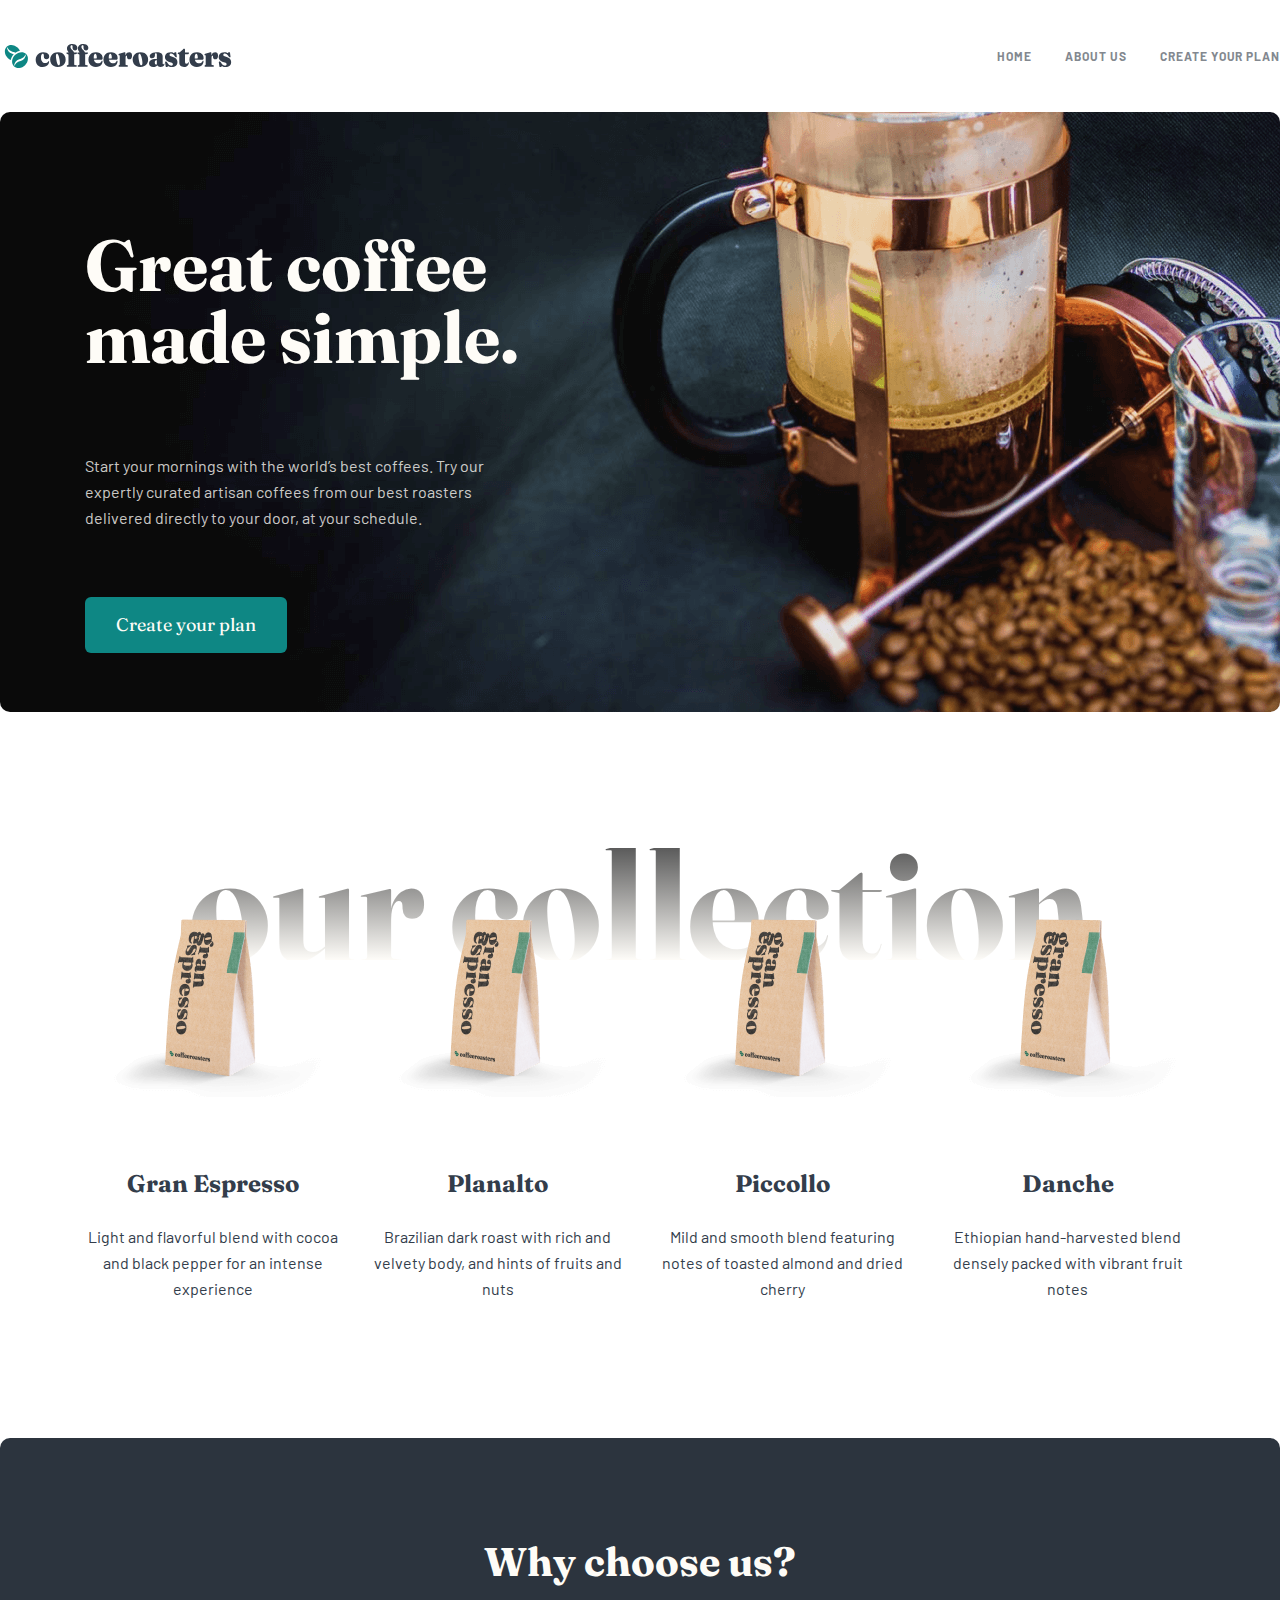
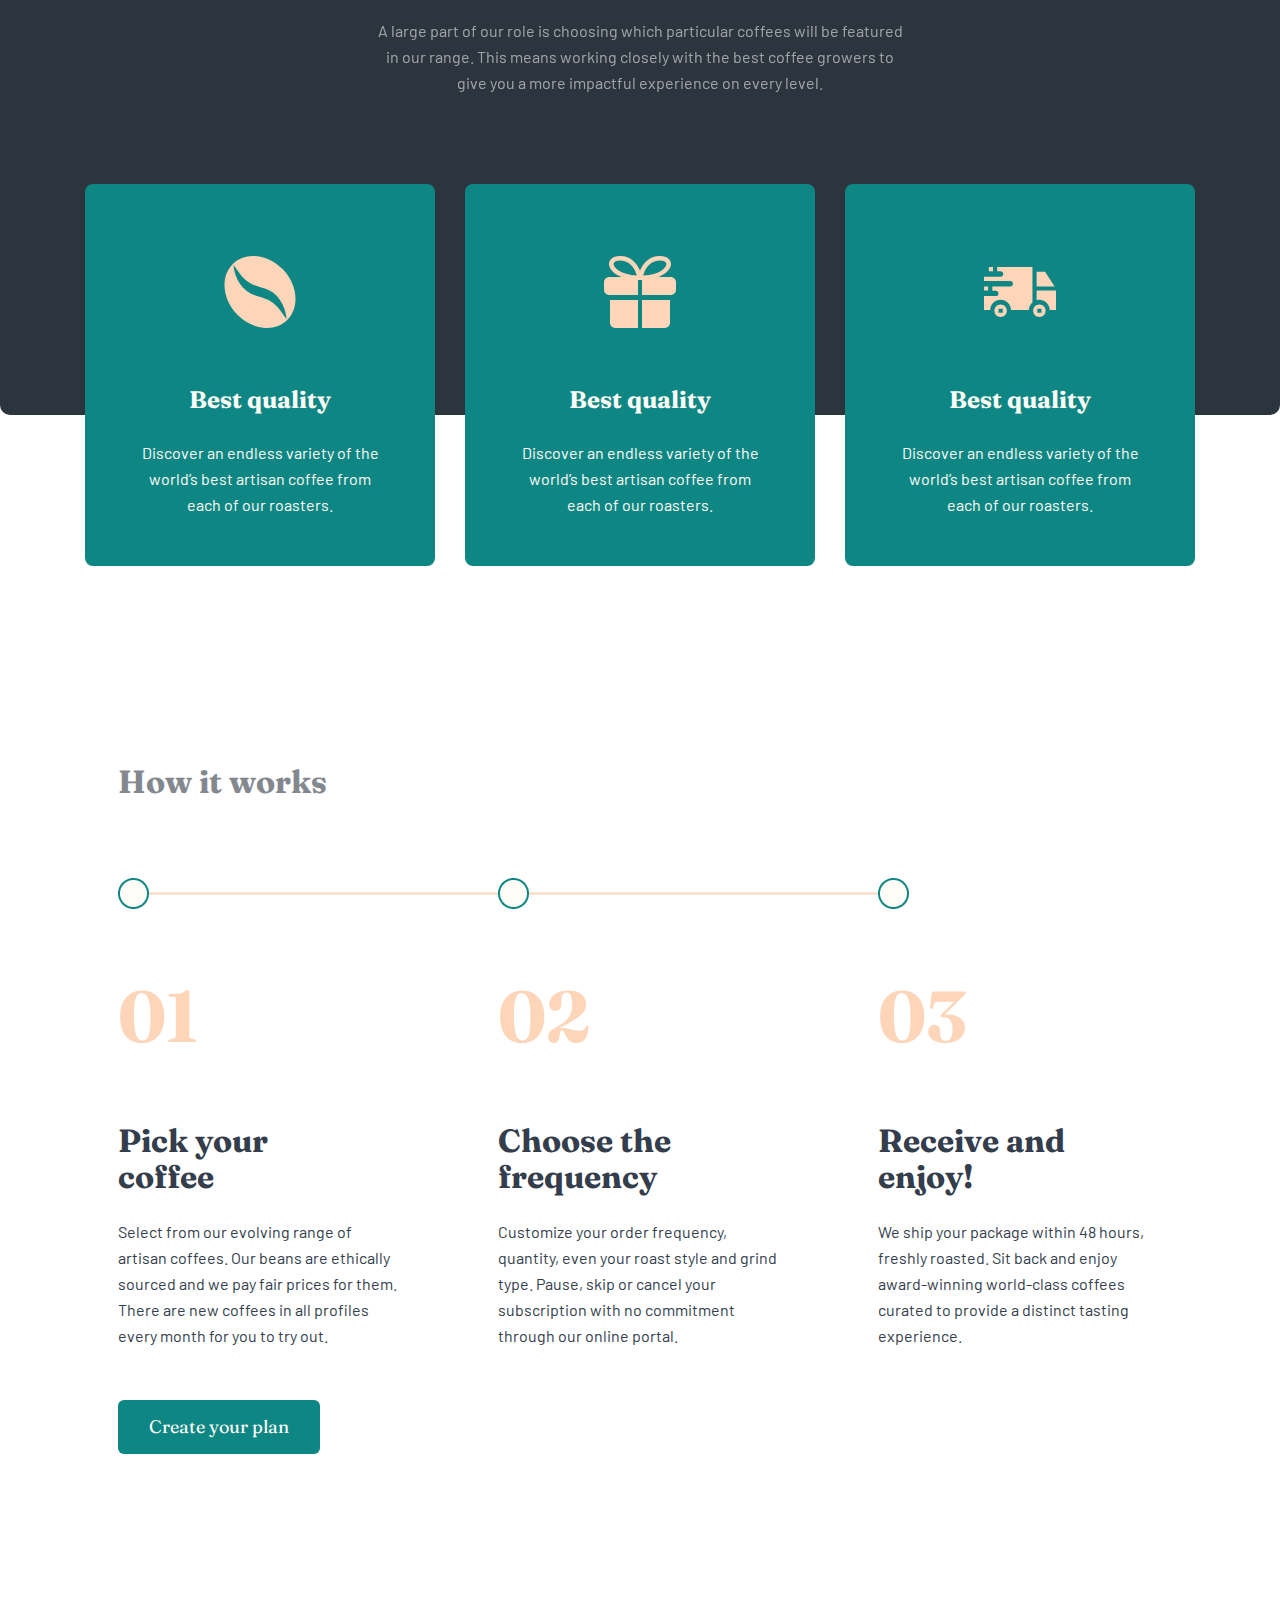
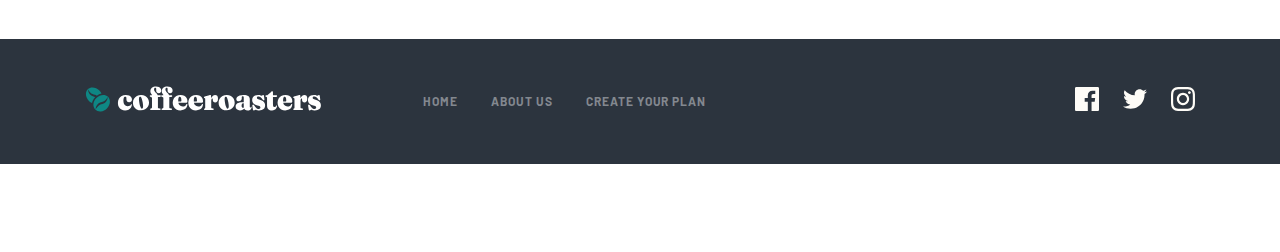
<file: index.html>
<!DOCTYPE html>
<html lang="en">
  <head>
    <meta charset="UTF-8" />
    <meta http-equiv="X-UA-Compatible" content="IE=edge" />
    <meta name="viewport" content="width=device-width, initial-scale=1.0" />
    <link rel="stylesheet" href="./css/nozmalize.css" />
    <!-- <link rel="stylesheet" href="./css/main.css" /> -->
    <link rel="stylesheet" href="./css/main.min.css" />
    <title>Document</title>
  </head>
  <body>
    <header class="header">
      <div class="container">
        <nav class="navbar">
          <img
            src="./imgs/logo.svg"
            alt="logo"
            class="navbar__logo"
            width="236"
            height="26"
          />
          <ul class="nav__list">
            <li class="list__item"><a class="nav__link" href="#">HOME</a></li>
            <li class="list__item">
              <a class="nav__link" href="./about.html">ABOUT US</a>
            </li>
            <li class="list__item">
              <a class="nav__link" href="#">Create your plan</a>
            </li>
          </ul>
        </nav>
      </div>
    </header>
    <main>
      <div class="container">
        <section class="hero">
          <div class="hero__box">
            <h1 class="hero__title titles">Great coffee made simple.</h1>
            <p class="hero__subtitle texts">
              Start your mornings with the world’s best coffees. Try our
              expertly curated artisan coffees from our best roasters <br />
              delivered directly to your door, at your schedule.
            </p>
            <a href="#" class="hero__btn titles">Create your plan</a>
          </div>
        </section>
        <!-- collection section -->
        <section class="collection">
          <div class="collection__title__box">
            <h2 class="collection__title titles">our collection</h2>
          </div>
          <div class="collection__cards">
            <div class="card__one">
              <img
                src="./imgs/collection-img.png"
                alt="box"
                width="255"
                height="193"
              />
              <h3 class="card__title titles">Gran Espresso</h3>
              <p class="card__description texts">
                Light and flavorful blend with cocoa and black pepper for an
                intense experience
              </p>
            </div>
            <div class="card__one">
              <img
                src="./imgs/collection-img.png"
                alt="box"
                width="255"
                height="193"
              />
              <h3 class="card__title titles">Planalto</h3>
              <p class="card__description texts">
                Brazilian dark roast with rich and velvety body, and hints of
                fruits and nuts
              </p>
            </div>
            <div class="card__one">
              <img
                src="./imgs/collection-img.png"
                alt="box"
                width="255"
                height="193"
              />
              <h3 class="card__title titles">Piccollo</h3>
              <p class="card__description texts">
                Mild and smooth blend featuring notes of toasted almond and
                dried cherry
              </p>
            </div>
            <div class="card__one">
              <img
                src="./imgs/collection-img.png"
                alt="box"
                width="255"
                height="193"
              />
              <h3 class="card__title titles">Danche</h3>
              <p class="card__description texts">
                Ethiopian hand-harvested blend densely packed with vibrant fruit
                notes
              </p>
            </div>
          </div>
        </section>
        <!-- choose section -->
        <section class="choose">
          <div class="choose__section">
            <div class="choose__description">
              <h2 class="choose__title titles">Why choose us?</h2>
              <p class="choose__description__text texts">
                A large part of our role is choosing which particular coffees
                will be featured in our range. This means working closely with
                the best coffee growers to give you a more impactful experience
                on every level.
              </p>
            </div>
            <div class="choose__cards">
              <div class="choose__card__one">
                <img
                  src="./imgs/Shape.svg"
                  alt="coffe icon"
                  width="72"
                  height="72"
                />
                <h3 class="card__title titles choose__card__title">
                  Best quality
                </h3>
                <p class="card__description texts choose__card__description">
                  Discover an endless variety of the world’s best artisan coffee
                  from each of our roasters.
                </p>
              </div>
              <div class="choose__card__one">
                <img
                  src="./imgs/Combined-Shape.svg"
                  alt="coffe icon"
                  width="72"
                  height="72"
                />
                <h3 class="card__title titles choose__card__title">
                  Best quality
                </h3>
                <p class="card__description texts choose__card__description">
                  Discover an endless variety of the world’s best artisan coffee
                  from each of our roasters.
                </p>
              </div>
              <div class="choose__card__one">
                <img
                  src="./imgs/delivery.svg"
                  alt="coffe icon"
                  width="72"
                  height="72"
                />
                <h3 class="card__title titles choose__card__title">
                  Best quality
                </h3>
                <p class="card__description texts choose__card__description">
                  Discover an endless variety of the world’s best artisan coffee
                  from each of our roasters.
                </p>
              </div>
            </div>
          </div>
        </section>
        <!-- How it works section -->
        <section class="howitworks">
          <h2 class="howitworks__title titles">How it works</h2>
          <div class="howitworks__main">
            <img
              class="howitworks-img"
              src="./imgs/line.png"
              alt="overal line"
              width="791"
              height="31"
            />
            <div class="howitworks__cards">
              <div class="howitworks-card">
                <h3 class="howitworks__number titles">01</h3>
                <h3 class="card__title titles howitworks__card__title">
                  Pick your <br />
                  coffee
                </h3>
                <p
                  class="card__description texts howitworks__card__description"
                >
                  Select from our evolving range of artisan coffees. Our beans
                  are ethically sourced and we pay fair prices for them. There
                  are new coffees in all profiles every month for you to try
                  out.
                </p>
              </div>
              <div class="howitworks-card">
                <h3 class="howitworks__number titles">02</h3>
                <h3 class="card__title titles howitworks__card__title">
                  Choose the <br />
                  frequency
                </h3>
                <p
                  class="card__description texts howitworks__card__description"
                >
                  Customize your order frequency, quantity, even your roast
                  style and grind type. Pause, skip or cancel your subscription
                  with no commitment through our online portal.
                </p>
              </div>
              <div class="howitworks-card">
                <h3 class="howitworks__number titles">03</h3>
                <h3 class="card__title titles howitworks__card__title">
                  Receive and <br />
                  enjoy!
                </h3>
                <p
                  class="card__description texts howitworks__card__description"
                >
                  We ship your package within 48 hours, freshly roasted. Sit
                  back and enjoy award-winning world-class coffees curated to
                  provide a distinct tasting experience.
                </p>
              </div>
            </div>
            <a href="#" class="hero__btn titles">Create your plan</a>
          </div>
        </section>
      </div>
    </main>
    <footer class="footer">
      <div class="container footer__section">
        <div class="navbar">
          <a href="#">
            <img
              src="./imgs/footer.svg "
              alt="logo"
              class="logo"
              width="236"
              height="26"
            />
          </a>
          <ul class="nav__list footer__list">
            <li class="list__item">
              <a class="nav__link footer__link" href="#">HOME</a>
            </li>
            <li class="list__item">
              <a class="nav__link footer__link" href="#">ABOUT US</a>
            </li>
            <li class="list__item">
              <a class="nav__link footer__link" href="#">Create your plan</a>
            </li>
          </ul>
        </div>
        <div class="footer__networks">
          <a href="#" class="iconss">
            <img
              src="./imgs/facebook.svg"
              alt="facebook"
              width="24"
              height="24"
            />
          </a>
          <a href="#" class="iconss">
            <img
              src="./imgs/twitter.svg"
              alt="twitter"
              width="24"
              height="24"
            />
          </a>
          <a href="#" class="iconss">
            <img
              src="./imgs/instagram.svg"
              alt="instagram"
              width="24"
              height="24"
            />
          </a>
        </div>
      </div>
    </footer>
  </body>
</html>
</file>
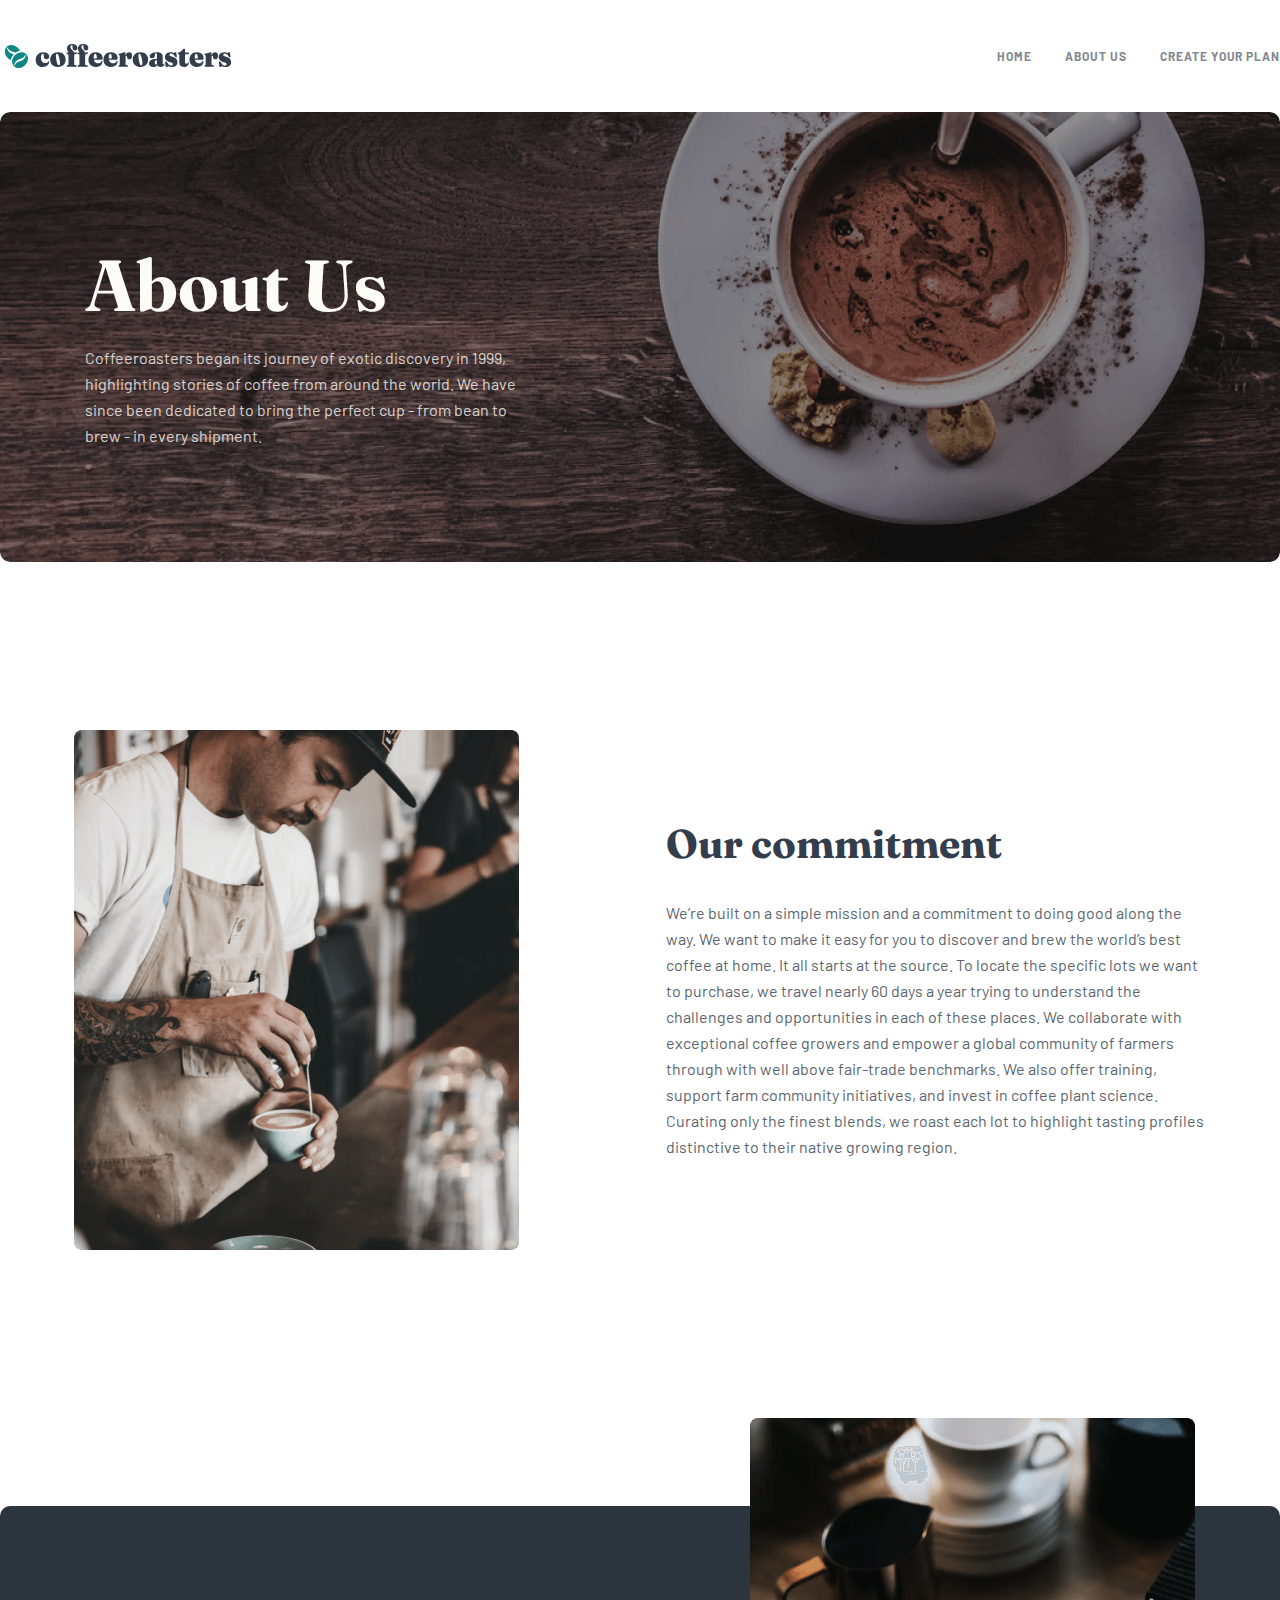
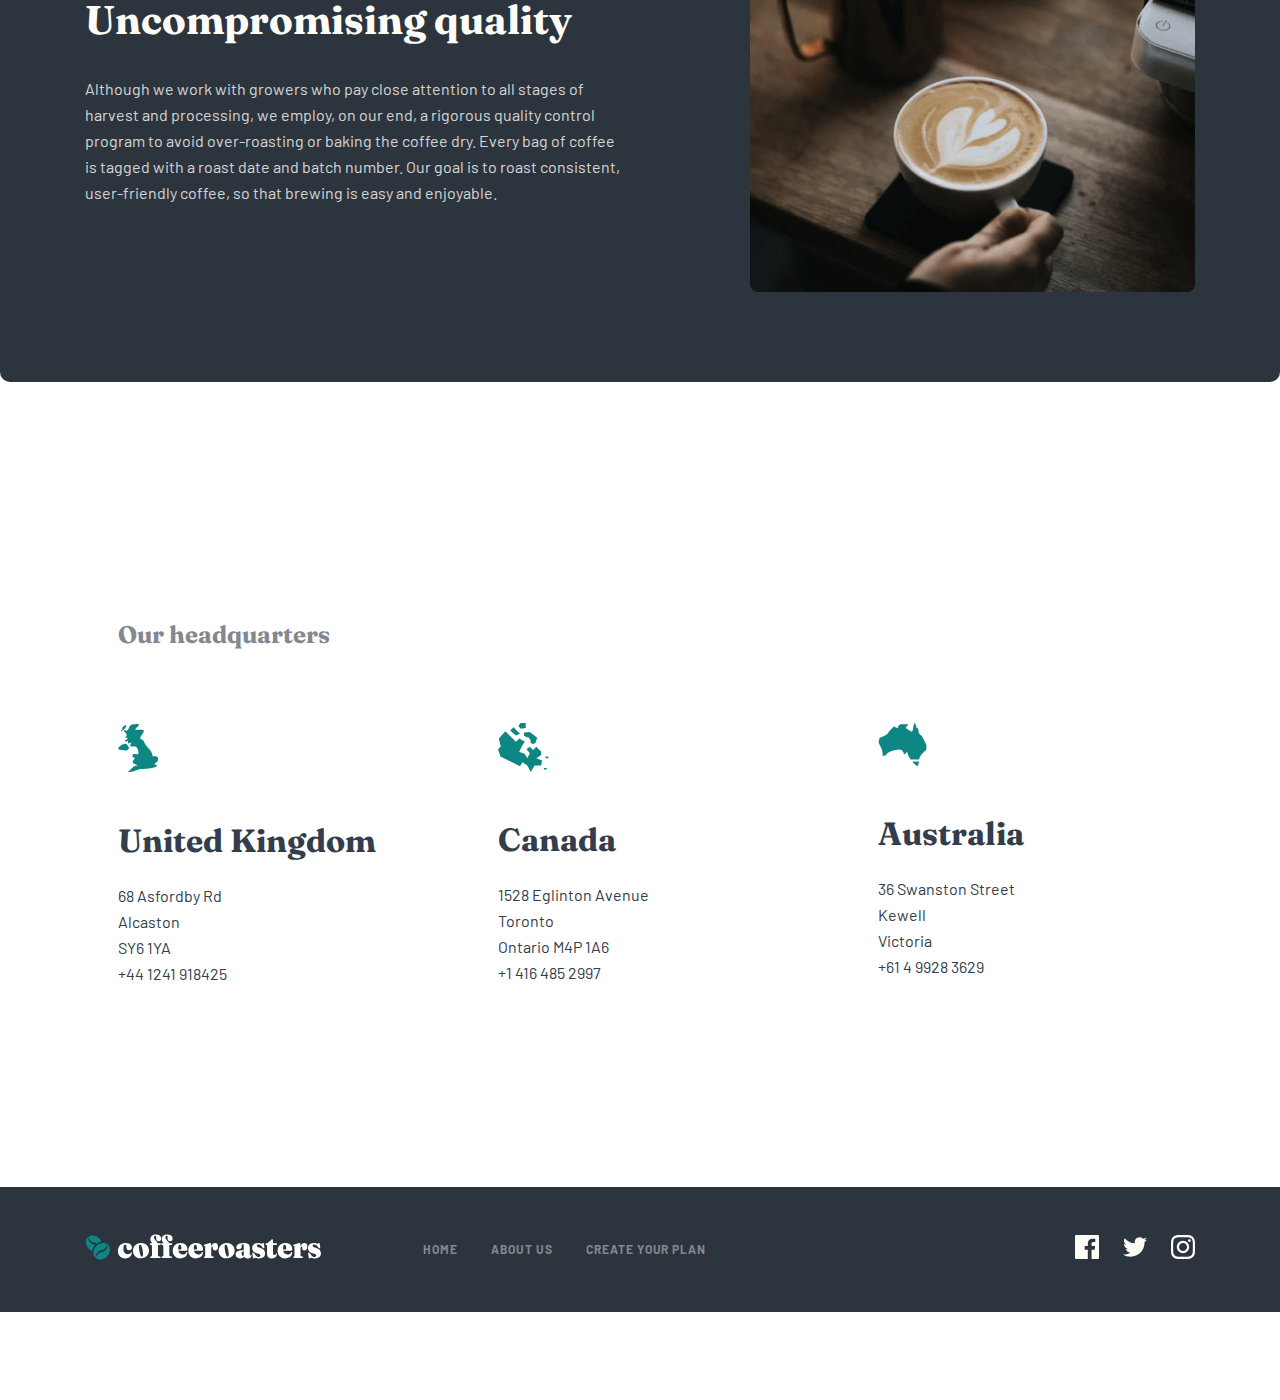
<file: about.html>
<!DOCTYPE html>
<html lang="en">
  <head>
    <meta charset="UTF-8" />
    <meta http-equiv="X-UA-Compatible" content="IE=edge" />
    <meta name="viewport" content="width=device-width, initial-scale=1.0" />
    <link rel="stylesheet" href="./css/nozmalize.css" />
    <!-- <link rel="stylesheet" href="./css/main.css" /> -->
    <link rel="stylesheet" href="./css/main.min.css" />
    <title>Document</title>
  </head>
  <body>
    <header class="header">
      <div class="container">
        <nav class="navbar">
          <img
            src="./imgs/logo.svg"
            alt="logo"
            class="navbar__logo"
            width="236"
            height="26"
          />
          <ul class="nav__list">
            <li class="list__item">
              <a class="nav__link" href="./index.html">HOME</a>
            </li>
            <li class="list__item">
              <a class="nav__link" href="#">ABOUT US</a>
            </li>
            <li class="list__item">
              <a class="nav__link" href="#">Create your plan</a>
            </li>
          </ul>
        </nav>
      </div>
    </header>
    <main>
      <div class="container">
        <section class="aboutus__hero">
          <div class="aboutus__left">
            <h1 class="aboutus__title titles">About Us</h1>
            <p class="aboutus__description texts">
              Coffeeroasters began its journey of exotic discovery in 1999,
              highlighting stories of coffee from around the world. We have
              since been dedicated to bring the perfect cup - from bean to brew
              - in every shipment.
            </p>
          </div>
        </section>
        <section class="commit">
          <img
            src="./imgs/bitmab.png"
            alt=" a man with coffee"
            class="commit__left"
            width="445"
            height="520"
          />
          <div class="commit__description">
            <h2 class="commit__title titles">Our commitment</h2>
            <p class="commit__description__text texts">
              We’re built on a simple mission and a commitment to doing good
              along the way. We want to make it easy for you to discover and
              brew the world’s best coffee at home. It all starts at the source.
              To locate the specific lots we want <br />
              to purchase, we travel nearly 60 days a year trying to understand
              the challenges and opportunities in each of these places. We
              collaborate with exceptional coffee growers and empower a global
              community of farmers through with well above fair-trade
              benchmarks. We also offer training, support farm community
              initiatives, and invest in coffee plant science. Curating only the
              finest blends, we roast each lot to highlight tasting profiles
              distinctive to their native growing region.
            </p>
          </div>
        </section>
        <!-- quality section -->
        <section class="quality">
          <div class="quality__left">
            <h2 class="commit__title titles quality__title">
              Uncompromising quality
            </h2>
            <p
              class="commit__description__text texts quality__description__text"
            >
              Although we work with growers who pay close attention to all
              stages of harvest and processing, we employ, on our end, a
              rigorous quality control program to avoid over-roasting or baking
              the coffee dry. Every bag of coffee is tagged with a roast date
              and batch number. Our goal is to roast consistent, user-friendly
              coffee, so that brewing is easy and enjoyable.
            </p>
          </div>
          <img
            class="quality__img"
            src="./imgs/quality.png"
            alt="the quality section image"
            width="445"
            height="474"
          />
        </section>
        <!-- headquarter section -->
        <section class="headquarter">
          <h2 class="headquarter__title titles">Our headquarters</h2>
          <div class="headquarter__cards">
            <div class="headquarter__card__one">
              <img
                src="./imgs/united-kingdom.svg"
                alt="shape of united Kingdom"
                width="41"
                height="50"
              />
              <h3 class="headquarter__card__title titles">United Kingdom</h3>
              <p class="headquarter__card-description texts">
                68 Asfordby Rd <br />
                Alcaston <br />
                SY6 1YA <br />
                +44 1241 918425
              </p>
            </div>
            <div class="headquarter__card__one">
              <img
                src="./imgs/canada.svg"
                alt="shape of camada"
                width="51"
                height="49"
              />
              <h3 class="headquarter__card__title titles">Canada</h3>
              <p class="headquarter__card-description texts">
                1528 Eglinton Avenue <br />
                Toronto <br />
                Ontario M4P 1A6 <br />
                +1 416 485 2997
              </p>
            </div>
            <div class="headquarter__card__one">
              <img
                src="./imgs/australia.svg"
                alt="shape of australia"
                width="49"
                height="43"
              />
              <h3 class="headquarter__card__title titles">Australia</h3>
              <p class="headquarter__card-description texts">
                36 Swanston Street <br />
                Kewell <br />
                Victoria <br />
                +61 4 9928 3629
              </p>
            </div>
          </div>
        </section>
      </div>
    </main>
    <footer class="footer">
      <div class="container footer__section">
        <div class="navbar">
          <a href="#">
            <img
              src="./imgs/footer.svg "
              alt="logo"
              class="logo"
              width="236"
              height="26"
            />
          </a>
          <ul class="nav__list footer__list">
            <li class="list__item">
              <a class="nav__link footer__link" href="#">HOME</a>
            </li>
            <li class="list__item">
              <a class="nav__link footer__link" href="#">ABOUT US</a>
            </li>
            <li class="list__item">
              <a class="nav__link footer__link" href="#">Create your plan</a>
            </li>
          </ul>
        </div>
        <div class="footer__networks">
          <a href="#" class="iconss">
            <img
              src="./imgs/facebook.svg"
              alt="facebook"
              width="24"
              height="24"
            />
          </a>
          <a href="#" class="iconss">
            <img
              src="./imgs/twitter.svg"
              alt="twitter"
              width="24"
              height="24"
            />
          </a>
          <a href="#" class="iconss">
            <img
              src="./imgs/instagram.svg"
              alt="instagram"
              width="24"
              height="24"
            />
          </a>
        </div>
      </div>
    </footer>
  </body>
</html>
</file>
<file: css/main.css>
@import url("https://fonts.googleapis.com/css2?family=Barlow:wght@400;600;700&family=DM+Sans:wght@400;500;700&family=Fraunces:opsz,wght@9..144,700;9..144,900&family=Raleway:wght@700&display=swap");
/* ofline ulaganimga ishlamadi negadir shunichun hozircha onile ulab turdim */
:root {
  --main-font-regular: "Barlow-Regular";
  --main-font-bold: "Barlow-Bold";
  --fraunces-font-extrabold: "Fraunces_9pt-Black";
  --main-title-size: 72px;
  --secondary-title-size: 18px;
  --thrity-title-size: 24px;
  --main-text-size: 16px;
  --main-bg-color: #0e8784;
  --secondary-text-color: #333d4b;
}

@font-face {
  font-family: "Barlow-Regular";
  src: url("../fonts/Barlow-Regular.ttf") format(truetype);
  font-style: normal;
  font-weight: 400;
}
@font-face {
  font-family: "Barlow-Bold";
  src: url("../fonts/Barlow-Bold.ttf") format(truetype);
  font-style: normal;
  font-weight: 700;
}
@font-face {
  font-family: "Fraunces_9pt-Black";
  src: url("../fonts/Fraunces_9pt/Fraunces_9pt-Black.ttf") format(truetype);
  font-style: normal;
  font-weight: 900;
}
* {
  margin: 0;
  padding: 0;
  box-sizing: border-box;
  scroll-behavior: smooth;
}
.container {
  width: 1280px;
  margin: 0 auto;
  padding: 0;
}
.header {
  margin-top: 43px;
}
.navbar {
  display: flex;
  justify-content: space-between;
  align-items: center;
}
.nav__list {
  width: 283px;

  display: flex;
  justify-content: space-between;
  align-items: center;

  list-style: none;
}
.nav__link {
  text-decoration: none;
  font-family: "Barlow";
  font-style: normal;
  font-weight: 700;
  font-size: 12px;
  line-height: 15px;

  letter-spacing: 0.923077px;
  text-transform: uppercase;

  color: #83888f;
}
.nav__link:hover {
  cursor: pointer;
}
.nav__link:active {
  color: var(--secondary-text-color);
}
.titles {
  font-family: "Fraunces";
  font-size: var(--main-title-size);
  line-height: 72px;

  color: #fefcf7;
}
.texts {
  font-family: "Barlow";
  font-size: var(--main-text-size);
  line-height: 26px;

  color: rgba(254, 252, 247, 0.8);
}
.hero {
  width: 100%;
  height: 600px;
  margin-top: 43px;

  background-image: url("../imgs/Bitmap.png");
  background-size: contain;
  background-repeat: no-repeat;

  border-radius: 10px;
}
.hero__box {
  margin-left: 85px;

  display: flex;
  flex-direction: column;
  align-items: flex-start;
  gap: 32px;
}
.hero__title {
  width: 493px;

  margin-top: 117px;
}
.hero__subtitle {
  width: 445px;
}
.hero__btn {
  margin-top: 34px;
  padding: 15px 31px 16px;

  background: var(--main-bg-color);
  border-radius: 6px;

  font-size: 18px;
  line-height: 25px;
  text-decoration: none;
  text-align: center;
}
.hero__btn:active {
  background: #66d2cf;
}
/* collection section */
.collection {
  margin: 136px auto;
  width: 1111px;

  position: relative;

  display: flex;
  flex-direction: column;
  align-items: center;
}
.collection__title__box {
  position: absolute;

  opacity: 0.8;
  mix-blend-mode: normal;
  z-index: -1;
}
.collection__title {
  padding: 20px;

  text-align: center;
  font-size: 160px;

  background: -webkit-linear-gradient(-90deg, #333 0%, #fefcf7 100%);
  -webkit-background-clip: text;
  -webkit-text-fill-color: transparent;
}
.collection__cards {
  margin-top: 56px;

  display: flex;
  justify-content: space-between;
  gap: 30px;
}
.card__one {
  display: flex;
  flex-direction: column;
  align-items: center;
}
.card__title {
  margin-top: 71px;

  font-size: 24px;
  line-height: 32px;

  text-align: center;

  color: var(--secondary-text-color);
}
.card__description {
  margin-top: 24px;
  width: 255px;

  font-size: 16px;
  line-height: 26px;

  text-align: center;

  color: var(--secondary-text-color);
}
/* choose section */
.choose {
  position: relative;
}
.chooose__section {
  /* display: flex;
  flex-direction: column; */

  margin-top: 200px;
}
.choose__description {
  width: 100%;
  height: 577px;

  position: relative;

  display: flex;
  flex-direction: column;
  align-items: center;

  background: #2c343e;
  border-radius: 10px;
}
.choose__title {
  margin-top: 100px;

  font-size: 40px;
  line-height: 48px;

  text-align: center;
}
.choose__description__text {
  margin-top: 32px;
  width: 540px;

  text-align: center;

  opacity: 0.7;
}
.choose__cards {
  position: absolute;
  top: 346px;
  left: 85px;

  width: 1110px;
  margin: 0 auto;

  display: flex;
  justify-content: space-between;
  align-items: center;
}
.choose__card__one {
  padding-top: 72px;
  padding-bottom: 48px;

  display: flex;
  flex-direction: column;
  align-items: center;
  width: 350px;

  background: var(--main-bg-color);
  border-radius: 8px;
}
.choose__card__title {
  margin-top: 56px;

  color: #fefcf7;

  text-align: center;
}
.choose__card__description {
  color: #fefcf7;
}
/* how it works section */
.howitworks {
  margin-top: 351px;

  display: flex;
  flex-direction: column;
  align-items: center;
}
.howitworks__title {
  width: 1045px;

  font-size: 32px;
  line-height: 32px;
  text-align: start;

  color: #83888f;
}
.howitworks__main {
  margin-top: 80px;
}
.howitworks__cards {
  display: flex;
  justify-content: space-between;
  align-items: center;
  gap: 95px;

  margin-top: 67px;
}
.howitworks__number {
  width: 90px;
  height: 72px;
  font-weight: bold;

  color: #fdd6ba;
}
.howitworks__card__title {
  width: 255px;

  text-align: start;
  font-size: 32px;
  line-height: 36px;

  color: #333d4b;
}
.howitworks__card__description {
  margin-bottom: 65px;
  width: 285px;

  text-align: start;

  color: #333d4b;
}
/* footer  */
.footer {
  margin-top: 200px;
  margin-bottom: 88px;
}
.footer__section {
  background: #2c343e;
  padding: 47px 85px;
}
.footer__list {
  margin-left: 0px;
  margin-left: 102px;
}
.footer__networks {
  width: 120px;

  display: flex;
  justify-content: space-between;
  gap: 24px;
}
.iconss:active {
  background-color: #fdd6ba;
}
.footer__section {
  display: flex;
  justify-content: space-between;
  align-items: center;
}
.footer__link:active {
  color: #fefcf7;
}
/* about us  page */
/* about us  page */
.aboutus__hero {
  margin-top: 43px;
  width: 100%;
  height: 450px;

  background-image: url(../imgs/Bitmap2.png);
  background-size: contain;
  background-repeat: no-repeat;

  border-radius: 10px;
}
.aboutus__left {
  margin-left: 85px;

  display: flex;
  flex-direction: column;
  align-items: flex-start;
}
.aboutus__title {
  margin-top: 137px;
  margin-bottom: 0px;
}
.aboutus__description {
  margin-top: 24px;
  width: 445px;
}
/* commit section  */
.commit {
  margin-top: 168px;

  display: flex;
  justify-content: space-around;
}
.commit__title {
  margin-top: 90px;

  font-size: 40px;
  line-height: 48px;

  color: #333d4b;
}
.commit__description__text {
  margin-top: 32px;
  width: 540px;

  font-size: 16px;
  line-height: 26px;
  color: var(--secondary-text-color);

  mix-blend-mode: normal;
  opacity: 0.8;
}
/* quality section */
.quality {
  position: relative;

  margin-top: 256px;

  background: #2c343e;
  border-radius: 10px;

  display: flex;
  justify-content: space-between;
}
.quality__left {
  margin-left: 85px;
}
.quality__title {
  color: #fefcf7;
}
.quality__description__text {
  margin-bottom: 176px;

  color: #fefcf7;
}
.quality__img {
  position: absolute;
  top: -88px;
  left: 750px;
}
/* headquartersection */
.headquarter {
  margin: 237px auto 0px;
  width: 1045px;

  display: flex;
  flex-direction: column;
  align-items: flex-start;
}
.headquarter__title {
  font-size: 24px;
  line-height: 32px;

  color: #83888f;
}
.headquarter__cards {
  margin-top: 72px;

  display: flex;
  gap: 95px;
}
.headquarter__card__one {
  width: 285px;
}
.headquarter__card__title {
  margin-top: 46px;

  font-size: 32px;
  line-height: 36px;

  color: var(--secondary-text-color);
}
.headquarter__card-description {
  margin-top: 24px;

  font-size: var(--main-text-size);
  line-height: 26px;

  color: var(--secondary-text-color);
}
</file>
<file: css/nozmalize.css>
/*! normalize.css v8.0.1 | MIT License | github.com/necolas/normalize.css */

/* Document
   ========================================================================== */

/**
 * 1. Correct the line height in all browsers.
 * 2. Prevent adjustments of font size after orientation changes in iOS.
 */

html {
  line-height: 1.15; /* 1 */
  -webkit-text-size-adjust: 100%; /* 2 */
}

/* Sections
   ========================================================================== */

/**
 * Remove the margin in all browsers.
 */

body {
  margin: 0;
}

/**
 * Render the `main` element consistently in IE.
 */

main {
  display: block;
}

/**
 * Correct the font size and margin on `h1` elements within `section` and
 * `article` contexts in Chrome, Firefox, and Safari.
 */

h1 {
  font-size: 2em;
  margin: 0.67em 0;
}

/* Grouping content
   ========================================================================== */

/**
 * 1. Add the correct box sizing in Firefox.
 * 2. Show the overflow in Edge and IE.
 */

hr {
  box-sizing: content-box; /* 1 */
  height: 0; /* 1 */
  overflow: visible; /* 2 */
}

/**
 * 1. Correct the inheritance and scaling of font size in all browsers.
 * 2. Correct the odd `em` font sizing in all browsers.
 */

pre {
  font-family: monospace, monospace; /* 1 */
  font-size: 1em; /* 2 */
}

/* Text-level semantics
   ========================================================================== */

/**
 * Remove the gray background on active links in IE 10.
 */

a {
  background-color: transparent;
}

/**
 * 1. Remove the bottom border in Chrome 57-
 * 2. Add the correct text decoration in Chrome, Edge, IE, Opera, and Safari.
 */

abbr[title] {
  border-bottom: none; /* 1 */
  text-decoration: underline; /* 2 */
  text-decoration: underline dotted; /* 2 */
}

/**
 * Add the correct font weight in Chrome, Edge, and Safari.
 */

b,
strong {
  font-weight: bolder;
}

/**
 * 1. Correct the inheritance and scaling of font size in all browsers.
 * 2. Correct the odd `em` font sizing in all browsers.
 */

code,
kbd,
samp {
  font-family: monospace, monospace; /* 1 */
  font-size: 1em; /* 2 */
}

/**
 * Add the correct font size in all browsers.
 */

small {
  font-size: 80%;
}

/**
 * Prevent `sub` and `sup` elements from affecting the line height in
 * all browsers.
 */

sub,
sup {
  font-size: 75%;
  line-height: 0;
  position: relative;
  vertical-align: baseline;
}

sub {
  bottom: -0.25em;
}

sup {
  top: -0.5em;
}

/* Embedded content
   ========================================================================== */

/**
 * Remove the border on images inside links in IE 10.
 */

img {
  border-style: none;
}

/* Forms
   ========================================================================== */

/**
 * 1. Change the font styles in all browsers.
 * 2. Remove the margin in Firefox and Safari.
 */

button,
input,
optgroup,
select,
textarea {
  font-family: inherit; /* 1 */
  font-size: 100%; /* 1 */
  line-height: 1.15; /* 1 */
  margin: 0; /* 2 */
}

/**
 * Show the overflow in IE.
 * 1. Show the overflow in Edge.
 */

button,
input {
  /* 1 */
  overflow: visible;
}

/**
 * Remove the inheritance of text transform in Edge, Firefox, and IE.
 * 1. Remove the inheritance of text transform in Firefox.
 */

button,
select {
  /* 1 */
  text-transform: none;
}

/**
 * Correct the inability to style clickable types in iOS and Safari.
 */

button,
[type="button"],
[type="reset"],
[type="submit"] {
  -webkit-appearance: button;
}

/**
 * Remove the inner border and padding in Firefox.
 */

button::-moz-focus-inner,
[type="button"]::-moz-focus-inner,
[type="reset"]::-moz-focus-inner,
[type="submit"]::-moz-focus-inner {
  border-style: none;
  padding: 0;
}

/**
 * Restore the focus styles unset by the previous rule.
 */

button:-moz-focusring,
[type="button"]:-moz-focusring,
[type="reset"]:-moz-focusring,
[type="submit"]:-moz-focusring {
  outline: 1px dotted ButtonText;
}

/**
 * Correct the padding in Firefox.
 */

fieldset {
  padding: 0.35em 0.75em 0.625em;
}

/**
 * 1. Correct the text wrapping in Edge and IE.
 * 2. Correct the color inheritance from `fieldset` elements in IE.
 * 3. Remove the padding so developers are not caught out when they zero out
 *    `fieldset` elements in all browsers.
 */

legend {
  box-sizing: border-box; /* 1 */
  color: inherit; /* 2 */
  display: table; /* 1 */
  max-width: 100%; /* 1 */
  padding: 0; /* 3 */
  white-space: normal; /* 1 */
}

/**
 * Add the correct vertical alignment in Chrome, Firefox, and Opera.
 */

progress {
  vertical-align: baseline;
}

/**
 * Remove the default vertical scrollbar in IE 10+.
 */

textarea {
  overflow: auto;
}

/**
 * 1. Add the correct box sizing in IE 10.
 * 2. Remove the padding in IE 10.
 */

[type="checkbox"],
[type="radio"] {
  box-sizing: border-box; /* 1 */
  padding: 0; /* 2 */
}

/**
 * Correct the cursor style of increment and decrement buttons in Chrome.
 */

[type="number"]::-webkit-inner-spin-button,
[type="number"]::-webkit-outer-spin-button {
  height: auto;
}

/**
 * 1. Correct the odd appearance in Chrome and Safari.
 * 2. Correct the outline style in Safari.
 */

[type="search"] {
  -webkit-appearance: textfield; /* 1 */
  outline-offset: -2px; /* 2 */
}

/**
 * Remove the inner padding in Chrome and Safari on macOS.
 */

[type="search"]::-webkit-search-decoration {
  -webkit-appearance: none;
}

/**
 * 1. Correct the inability to style clickable types in iOS and Safari.
 * 2. Change font properties to `inherit` in Safari.
 */

::-webkit-file-upload-button {
  -webkit-appearance: button; /* 1 */
  font: inherit; /* 2 */
}

/* Interactive
   ========================================================================== */

/*
 * Add the correct display in Edge, IE 10+, and Firefox.
 */

details {
  display: block;
}

/*
 * Add the correct display in all browsers.
 */

summary {
  display: list-item;
}

/* Misc
   ========================================================================== */

/**
 * Add the correct display in IE 10+.
 */

template {
  display: none;
}

/**
 * Add the correct display in IE 10.
 */

[hidden] {
  display: none;
}
</file>
<file: css/main.min.css>
@import url(https://fonts.googleapis.com/css2?family=Barlow:wght@400;600;700&family=DM+Sans:wght@400;500;700&family=Fraunces:opsz,wght@9..144,700;9..144,900&family=Raleway:wght@700&display=swap);
:root {
  --main-font-regular: "Barlow-Regular";
  --main-font-bold: "Barlow-Bold";
  --fraunces-font-extrabold: "Fraunces_9pt-Black";
  --main-title-size: 72px;
  --secondary-title-size: 18px;
  --thrity-title-size: 24px;
  --main-text-size: 16px;
  --main-bg-color: #0e8784;
  --secondary-text-color: #333d4b;
}
@font-face {
  font-family: Barlow-Regular;
  src: url("../fonts/Barlow-Regular.ttf") format(truetype);
  font-style: normal;
  font-weight: 400;
}
@font-face {
  font-family: Barlow-Bold;
  src: url("../fonts/Barlow-Bold.ttf") format(truetype);
  font-style: normal;
  font-weight: 700;
}
@font-face {
  font-family: Fraunces_9pt-Black;
  src: url("../fonts/Fraunces_9pt/Fraunces_9pt-Black.ttf") format(truetype);
  font-style: normal;
  font-weight: 900;
}
* {
  margin: 0;
  padding: 0;
  -webkit-box-sizing: border-box;
  box-sizing: border-box;
  scroll-behavior: smooth;
}
.container {
  width: 1280px;
  margin: 0 auto;
  padding: 0;
}
.header,
.hero {
  margin-top: 43px;
}
.navbar {
  display: -webkit-box;
  display: -ms-flexbox;
  display: flex;
  -webkit-box-pack: justify;
  -ms-flex-pack: justify;
  justify-content: space-between;
  -webkit-box-align: center;
  -ms-flex-align: center;
  align-items: center;
}
.hero__box,
.nav__list {
  display: -webkit-box;
  display: -ms-flexbox;
}
.nav__list {
  width: 283px;
  display: flex;
  -webkit-box-pack: justify;
  -ms-flex-pack: justify;
  justify-content: space-between;
  -webkit-box-align: center;
  -ms-flex-align: center;
  align-items: center;
  list-style: none;
}
.nav__link {
  text-decoration: none;
  font-family: Barlow;
  font-style: normal;
  font-weight: 700;
  font-size: 12px;
  line-height: 15px;
  letter-spacing: 0.923077px;
  text-transform: uppercase;
  color: #83888f;
}
.nav__link:hover {
  cursor: pointer;
}
.nav__link:active {
  color: var(--secondary-text-color);
}
.titles {
  font-family: Fraunces;
  font-size: var(--main-title-size);
  line-height: 72px;
  color: #fefcf7;
}
.texts {
  font-family: Barlow;
  font-size: var(--main-text-size);
  line-height: 26px;
  color: rgba(254, 252, 247, 0.8);
}
.card__description,
.card__title {
  color: var(--secondary-text-color);
  text-align: center;
}
.hero {
  width: 100%;
  height: 600px;
  background-image: url("../imgs/Bitmap.png");
  background-size: contain;
  background-repeat: no-repeat;
  border-radius: 10px;
}
.hero__box {
  margin-left: 85px;
  display: flex;
  -webkit-box-orient: vertical;
  -webkit-box-direction: normal;
  -ms-flex-direction: column;
  flex-direction: column;
  -webkit-box-align: start;
  -ms-flex-align: start;
  align-items: flex-start;
  gap: 32px;
}
.collection,
.collection__cards {
  display: -webkit-box;
  display: -ms-flexbox;
}
.card__one,
.collection {
  -webkit-box-orient: vertical;
  -webkit-box-direction: normal;
  -ms-flex-direction: column;
}
.hero__title {
  width: 493px;
  margin-top: 117px;
}
.hero__subtitle {
  width: 445px;
}
.hero__btn {
  margin-top: 34px;
  padding: 15px 31px 16px;
  background: var(--main-bg-color);
  border-radius: 6px;
  font-size: 18px;
  line-height: 25px;
  text-decoration: none;
  text-align: center;
}
.hero__btn:active {
  background: #66d2cf;
}
.collection {
  margin: 136px auto;
  width: 1111px;
  position: relative;
  display: flex;
  flex-direction: column;
  -webkit-box-align: center;
  -ms-flex-align: center;
  align-items: center;
}
.collection__title__box {
  position: absolute;
  opacity: 0.8;
  mix-blend-mode: normal;
  z-index: -1;
}
.collection__title {
  padding: 20px;
  text-align: center;
  font-size: 160px;
  background: -webkit-linear-gradient(-90deg, #333 0, #fefcf7 100%);
  -webkit-background-clip: text;
  -webkit-text-fill-color: transparent;
}
.collection__cards {
  margin-top: 56px;
  display: flex;
  -webkit-box-pack: justify;
  -ms-flex-pack: justify;
  justify-content: space-between;
  gap: 30px;
}
.card__one,
.choose__description {
  display: -webkit-box;
  display: -ms-flexbox;
}
.card__one {
  display: flex;
  flex-direction: column;
  -webkit-box-align: center;
  -ms-flex-align: center;
  align-items: center;
}
.choose__card__one,
.choose__description {
  -ms-flex-direction: column;
  -webkit-box-orient: vertical;
  -webkit-box-direction: normal;
}
.card__title {
  margin-top: 71px;
  font-size: 24px;
  line-height: 32px;
}
.card__description {
  margin-top: 24px;
  width: 255px;
  font-size: 16px;
  line-height: 26px;
}
.choose {
  position: relative;
}
.chooose__section {
  margin-top: 200px;
}
.choose__description {
  width: 100%;
  height: 577px;
  position: relative;
  display: flex;
  flex-direction: column;
  -webkit-box-align: center;
  -ms-flex-align: center;
  align-items: center;
  background: #2c343e;
  border-radius: 10px;
}
.choose__card__one,
.choose__cards {
  display: -webkit-box;
  display: -ms-flexbox;
}
.choose__title {
  margin-top: 100px;
  font-size: 40px;
  line-height: 48px;
  text-align: center;
}
.choose__description__text {
  margin-top: 32px;
  width: 540px;
  text-align: center;
  opacity: 0.7;
}
.choose__cards {
  position: absolute;
  top: 346px;
  left: 85px;
  width: 1110px;
  margin: 0 auto;
  display: flex;
  -webkit-box-pack: justify;
  -ms-flex-pack: justify;
  justify-content: space-between;
  -webkit-box-align: center;
  -ms-flex-align: center;
  align-items: center;
}
.choose__card__one {
  padding-top: 72px;
  padding-bottom: 48px;
  display: flex;
  flex-direction: column;
  -webkit-box-align: center;
  -ms-flex-align: center;
  align-items: center;
  width: 350px;
  background: var(--main-bg-color);
  border-radius: 8px;
}
.howitworks,
.howitworks__cards {
  display: -webkit-box;
  display: -ms-flexbox;
}
.choose__card__title {
  margin-top: 56px;
  color: #fefcf7;
  text-align: center;
}
.choose__card__description,
.footer__link:active,
.quality__title {
  color: #fefcf7;
}

.howitworks {
  margin-top: 351px;
  display: flex;
  -webkit-box-orient: vertical;
  -webkit-box-direction: normal;
  -ms-flex-direction: column;
  flex-direction: column;
  -webkit-box-align: center;
  -ms-flex-align: center;
  align-items: center;
}
.howitworks__title {
  width: 1045px;
  font-size: 32px;
  line-height: 32px;
  text-align: start;
  color: #83888f;
}
.howitworks__main {
  margin-top: 80px;
}
.howitworks__cards {
  display: flex;
  -webkit-box-pack: justify;
  -ms-flex-pack: justify;
  justify-content: space-between;
  -webkit-box-align: center;
  -ms-flex-align: center;
  align-items: center;
  gap: 95px;
  margin-top: 67px;
}
.footer__networks,
.footer__section {
  display: -webkit-box;
  display: -ms-flexbox;
}
.howitworks__number {
  width: 90px;
  height: 72px;
  font-weight: 700;
  color: #fdd6ba;
}
.howitworks__card__title {
  width: 255px;
  text-align: start;
  font-size: 32px;
  line-height: 36px;
  color: #333d4b;
}
.howitworks__card__description {
  margin-bottom: 65px;
  width: 285px;
  text-align: start;
  color: #333d4b;
}
.footer {
  margin-top: 200px;
  margin-bottom: 88px;
}
.footer__list {
  margin-left: 102px;
}
.aboutus__left,
.quality__left {
  margin-left: 85px;
}
.footer__networks {
  width: 120px;
  display: flex;
  -webkit-box-pack: justify;
  -ms-flex-pack: justify;
  justify-content: space-between;
  gap: 24px;
}
.iconss:active {
  background-color: #fdd6ba;
}
.footer__section {
  background: #2c343e;
  padding: 47px 85px;
  display: flex;
  -webkit-box-pack: justify;
  -ms-flex-pack: justify;
  justify-content: space-between;
  -webkit-box-align: center;
  -ms-flex-align: center;
  align-items: center;
}
.aboutus__left,
.commit {
  display: -webkit-box;
  display: -ms-flexbox;
}
.aboutus__hero {
  margin-top: 43px;
  width: 100%;
  height: 450px;
  background-image: url(../imgs/Bitmap2.png);
  background-size: contain;
  background-repeat: no-repeat;
  border-radius: 10px;
}
.aboutus__left {
  display: flex;
  -webkit-box-orient: vertical;
  -webkit-box-direction: normal;
  -ms-flex-direction: column;
  flex-direction: column;
  -webkit-box-align: start;
  -ms-flex-align: start;
  align-items: flex-start;
}
.aboutus__title {
  margin-top: 137px;
  margin-bottom: 0;
}
.aboutus__description {
  margin-top: 24px;
  width: 445px;
}
.commit {
  margin-top: 168px;
  display: flex;
  -ms-flex-pack: distribute;
  justify-content: space-around;
}
.headquarter,
.quality {
  display: -webkit-box;
  display: -ms-flexbox;
}
.commit__title {
  margin-top: 90px;
  font-size: 40px;
  line-height: 48px;
  color: #333d4b;
}
.commit__description__text {
  margin-top: 32px;
  width: 540px;
  font-size: 16px;
  line-height: 26px;
  color: var(--secondary-text-color);
  mix-blend-mode: normal;
  opacity: 0.8;
}
.quality {
  position: relative;
  margin-top: 256px;
  background: #2c343e;
  border-radius: 10px;
  display: flex;
  -webkit-box-pack: justify;
  -ms-flex-pack: justify;
  justify-content: space-between;
}
.quality__description__text {
  margin-bottom: 176px;
  color: #fefcf7;
}
.quality__img {
  position: absolute;
  top: -88px;
  left: 750px;
}
.headquarter {
  margin: 237px auto 0;
  width: 1045px;
  display: flex;
  -webkit-box-orient: vertical;
  -webkit-box-direction: normal;
  -ms-flex-direction: column;
  flex-direction: column;
  -webkit-box-align: start;
  -ms-flex-align: start;
  align-items: flex-start;
}
.headquarter__title {
  font-size: 24px;
  line-height: 32px;
  color: #83888f;
}
.headquarter__cards {
  margin-top: 72px;
  display: -webkit-box;
  display: -ms-flexbox;
  display: flex;
  gap: 95px;
}
.headquarter__card__one {
  width: 285px;
}
.headquarter__card__title {
  margin-top: 46px;
  font-size: 32px;
  line-height: 36px;
  color: var(--secondary-text-color);
}
.headquarter__card-description {
  margin-top: 24px;
  font-size: var(--main-text-size);
  line-height: 26px;
  color: var(--secondary-text-color);
}
.quality__title {
  color: #fefcf7;
}
</file>
